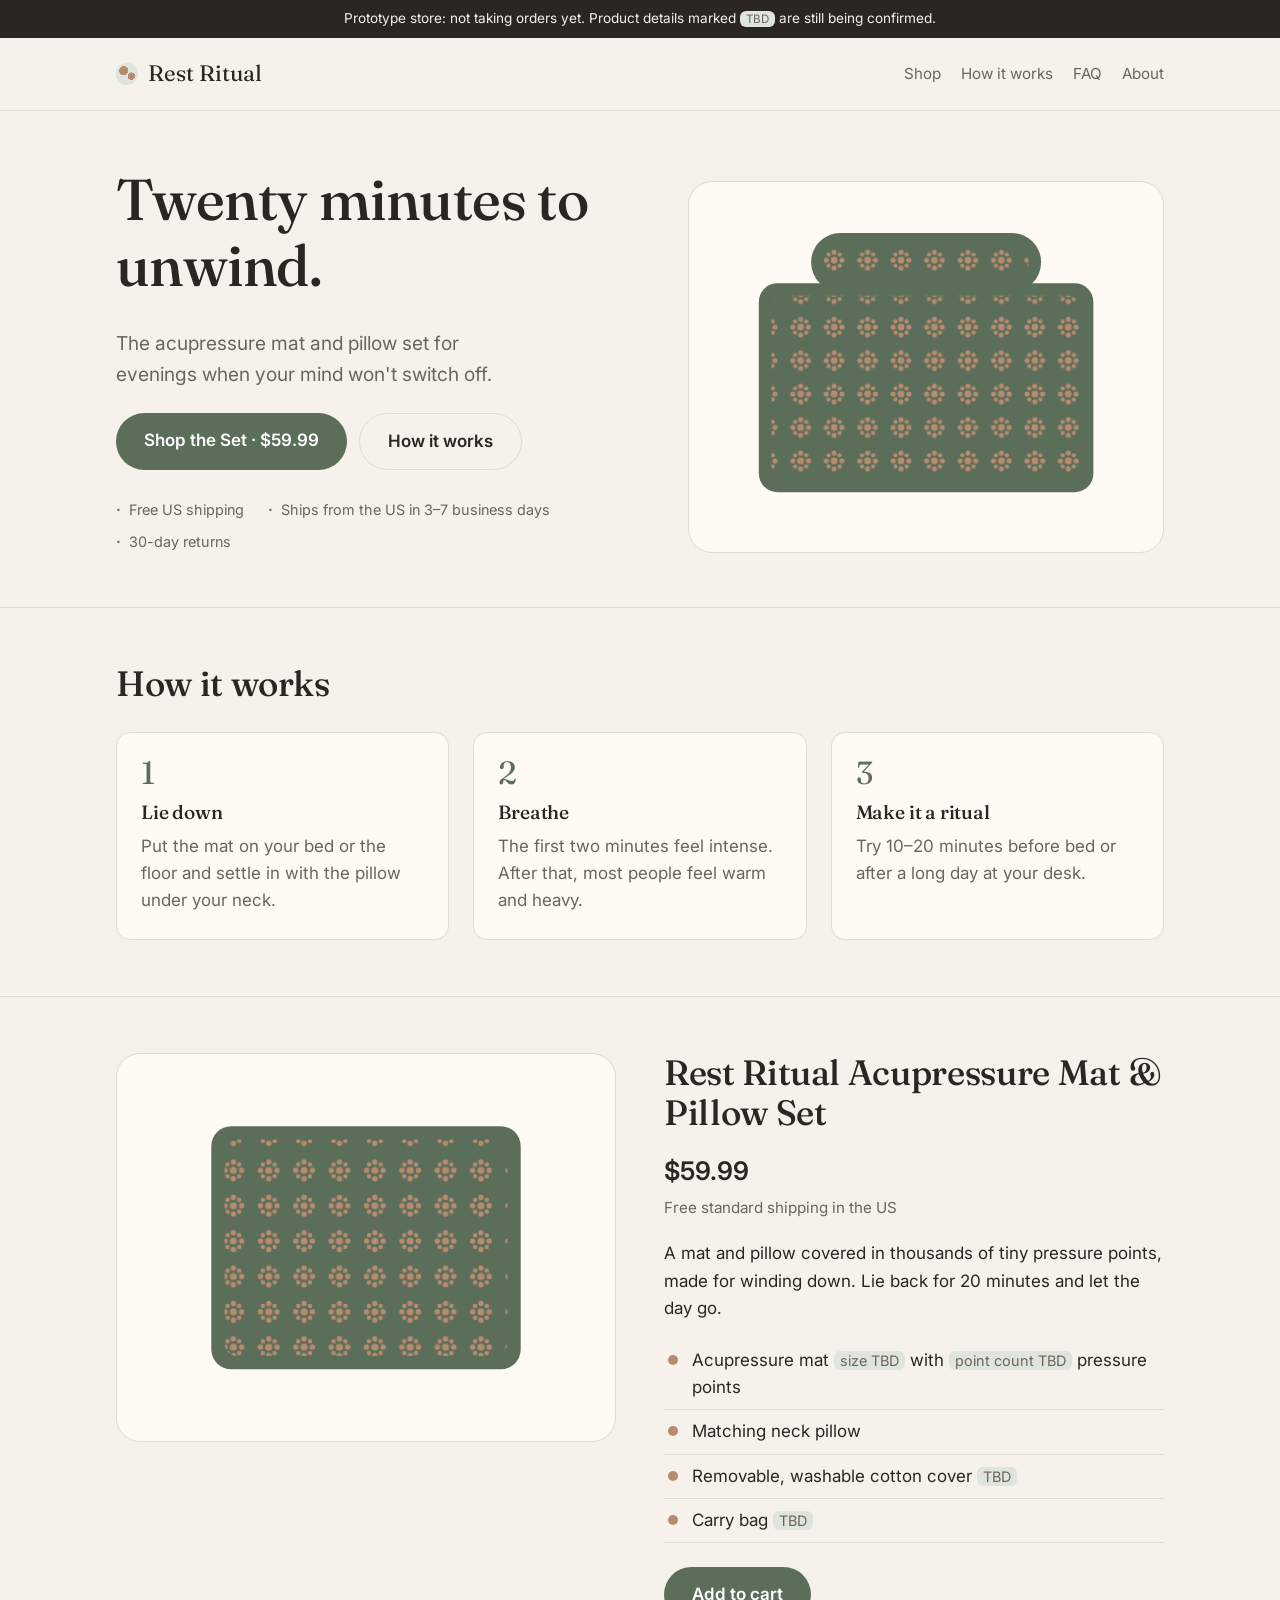
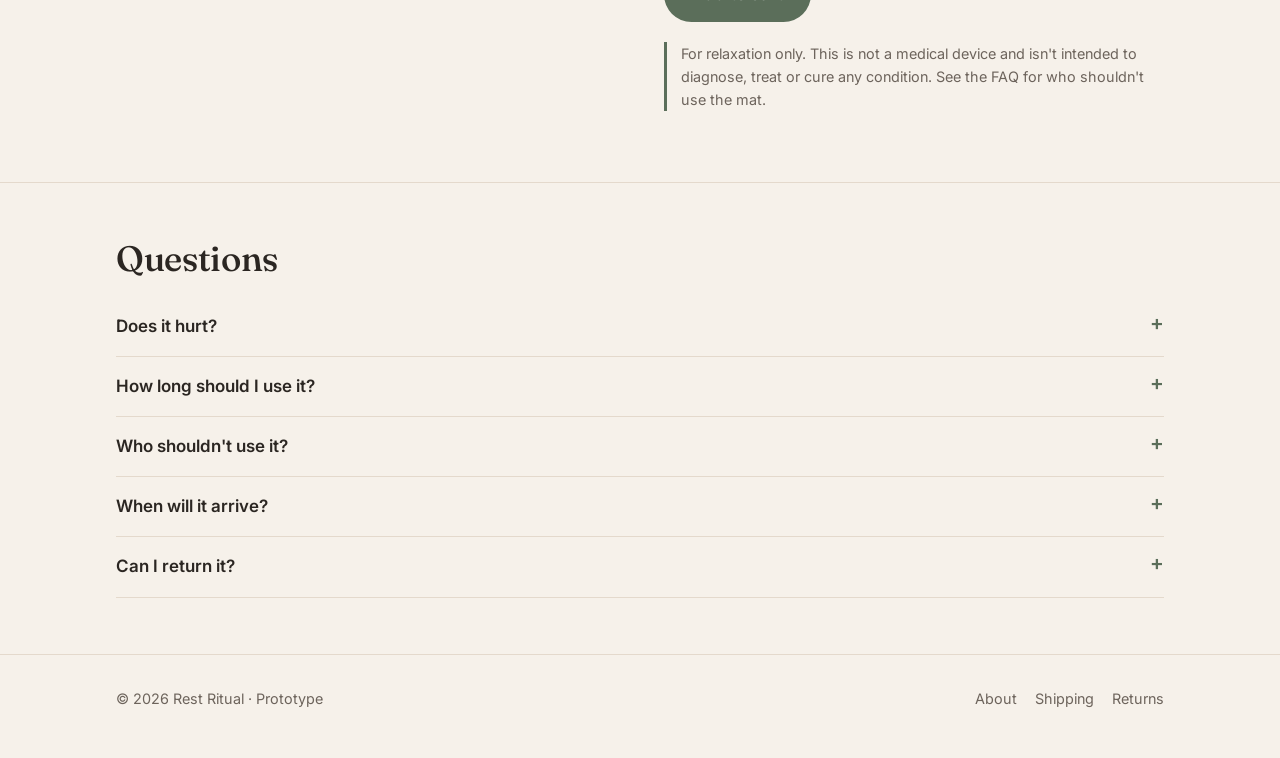
<file: index.html>
<!doctype html>
<html lang="en">
<head>
  <meta charset="utf-8">
  <meta name="viewport" content="width=device-width, initial-scale=1">
  <meta name="robots" content="noindex, nofollow">
  <title>Rest Ritual</title>
  <meta name="description" content="Prototype storefront for Rest Ritual, an acupressure mat and pillow set.">
  <link rel="preconnect" href="https://fonts.googleapis.com">
  <link rel="preconnect" href="https://fonts.gstatic.com" crossorigin>
  <link href="https://fonts.googleapis.com/css2?family=Fraunces:opsz,wght@9..144,500&family=Inter:wght@400;600&display=swap" rel="stylesheet">
  <link rel="stylesheet" href="style.css">
</head>
<body>
  <div class="proto">Prototype store: not taking orders yet. Product details marked <span class="tbd">TBD</span> are still being confirmed.</div>

  <header class="site-header">
    <div class="wrap">
      <a class="logo" href="index.html"><span class="logo-mark" aria-hidden="true"></span>Rest Ritual</a>
      <nav class="nav" aria-label="Main">
        <a href="#product">Shop</a>
        <a href="#how">How it works</a>
        <a href="#faq">FAQ</a>
        <a href="about.html">About</a>
      </nav>
    </div>
  </header>

  <main>
    <section class="hero">
      <div class="wrap">
        <div>
          <h1>Twenty minutes to unwind.</h1>
          <p class="lead">The acupressure mat and pillow set for evenings when your mind won't switch off.</p>
          <div class="cta-row">
            <a class="btn" href="#product">Shop the Set · $59.99</a>
            <a class="btn btn-ghost" href="#how">How it works</a>
          </div>
          <ul class="trust">
            <li>Free US shipping</li>
            <li>Ships from the US in 3–7 business days</li>
            <li>30-day returns</li>
          </ul>
        </div>
        <div class="mat-art" aria-hidden="true">
          <svg viewBox="0 0 400 300" xmlns="http://www.w3.org/2000/svg">
            <defs>
              <pattern id="flowers" width="32" height="32" patternUnits="userSpaceOnUse">
                <g fill="var(--dot)">
                  <circle cx="16" cy="16" r="3.2"/>
                  <circle cx="16" cy="8.5" r="2.4"/><circle cx="16" cy="23.5" r="2.4"/>
                  <circle cx="8.5" cy="16" r="2.4"/><circle cx="23.5" cy="16" r="2.4"/>
                  <circle cx="10.7" cy="10.7" r="2"/><circle cx="21.3" cy="21.3" r="2"/>
                  <circle cx="21.3" cy="10.7" r="2"/><circle cx="10.7" cy="21.3" r="2"/>
                </g>
              </pattern>
            </defs>
            <rect x="40" y="70" width="320" height="200" rx="18" fill="var(--accent)"/>
            <rect x="52" y="82" width="296" height="176" rx="12" fill="url(#flowers)"/>
            <rect x="90" y="22" width="220" height="56" rx="28" fill="var(--accent)"/>
            <rect x="102" y="32" width="196" height="36" rx="18" fill="url(#flowers)"/>
          </svg>
        </div>
      </div>
    </section>

    <section class="block" id="how">
      <div class="wrap">
        <h2>How it works</h2>
        <div class="steps">
          <div class="step">
            <div class="num">1</div>
            <h3>Lie down</h3>
            <p>Put the mat on your bed or the floor and settle in with the pillow under your neck.</p>
          </div>
          <div class="step">
            <div class="num">2</div>
            <h3>Breathe</h3>
            <p>The first two minutes feel intense. After that, most people feel warm and heavy.</p>
          </div>
          <div class="step">
            <div class="num">3</div>
            <h3>Make it a ritual</h3>
            <p>Try 10–20 minutes before bed or after a long day at your desk.</p>
          </div>
        </div>
      </div>
    </section>

    <section class="block" id="product">
      <div class="wrap product">
        <div class="mat-art" aria-hidden="true">
          <svg viewBox="0 0 400 300" xmlns="http://www.w3.org/2000/svg">
            <rect x="60" y="40" width="280" height="220" rx="18" fill="var(--accent)"/>
            <rect x="72" y="52" width="256" height="196" rx="12" fill="url(#flowers)"/>
          </svg>
        </div>
        <div>
          <h2>Rest Ritual Acupressure Mat &amp; Pillow Set</h2>
          <p class="price">$59.99</p>
          <p class="price-note">Free standard shipping in the US</p>
          <p>A mat and pillow covered in thousands of tiny pressure points, made for winding down. Lie back for 20 minutes and let the day go.</p>
          <ul class="checklist">
            <li>Acupressure mat <span class="tbd">size TBD</span> with <span class="tbd">point count TBD</span> pressure points</li>
            <li>Matching neck pillow</li>
            <li>Removable, washable cotton cover <span class="tbd">TBD</span></li>
            <li>Carry bag <span class="tbd">TBD</span></li>
          </ul>
          <button class="btn" type="button" id="buy">Add to cart</button>
          <p class="care">For relaxation only. This is not a medical device and isn't intended to diagnose, treat or cure any condition. See the FAQ for who shouldn't use the mat.</p>
        </div>
      </div>
    </section>

    <section class="block faq" id="faq">
      <div class="wrap">
        <h2>Questions</h2>
        <details>
          <summary>Does it hurt?</summary>
          <p>The first few minutes feel prickly, and that's normal. Start on a thin shirt or a bed, then move to bare skin when you're ready.</p>
        </details>
        <details>
          <summary>How long should I use it?</summary>
          <p>Start with 5–10 minutes and work up to 20.</p>
        </details>
        <details>
          <summary>Who shouldn't use it?</summary>
          <p>Don't use the mat if you're pregnant, have a skin condition, a bleeding disorder or a heart condition, or are diabetic with reduced sensation, unless your doctor says it's OK. If you're unsure, ask your doctor first.</p>
        </details>
        <details>
          <summary>When will it arrive?</summary>
          <p>Orders ship within 1–2 business days and arrive in 3–7 business days after that. See the <a href="shipping.html">shipping policy</a>.</p>
        </details>
        <details>
          <summary>Can I return it?</summary>
          <p>Yes, unused sets can be returned within 30 days of delivery. See the <a href="returns.html">returns policy</a>.</p>
        </details>
      </div>
    </section>
  </main>

  <footer>
    <div class="wrap">
      <span>© 2026 Rest Ritual · Prototype</span>
      <nav aria-label="Footer">
        <a href="about.html">About</a>
        <a href="shipping.html">Shipping</a>
        <a href="returns.html">Returns</a>
      </nav>
    </div>
  </footer>

  <dialog id="proto-dialog">
    <h3>This store is a prototype</h3>
    <p>Rest Ritual isn't taking orders yet. Nothing has been added to a cart and no payment will be collected.</p>
    <form method="dialog"><button class="btn">Got it</button></form>
  </dialog>

  <script>
    document.getElementById("buy").addEventListener("click", function () {
      document.getElementById("proto-dialog").showModal();
    });
  </script>
</body>
</html>
</file>
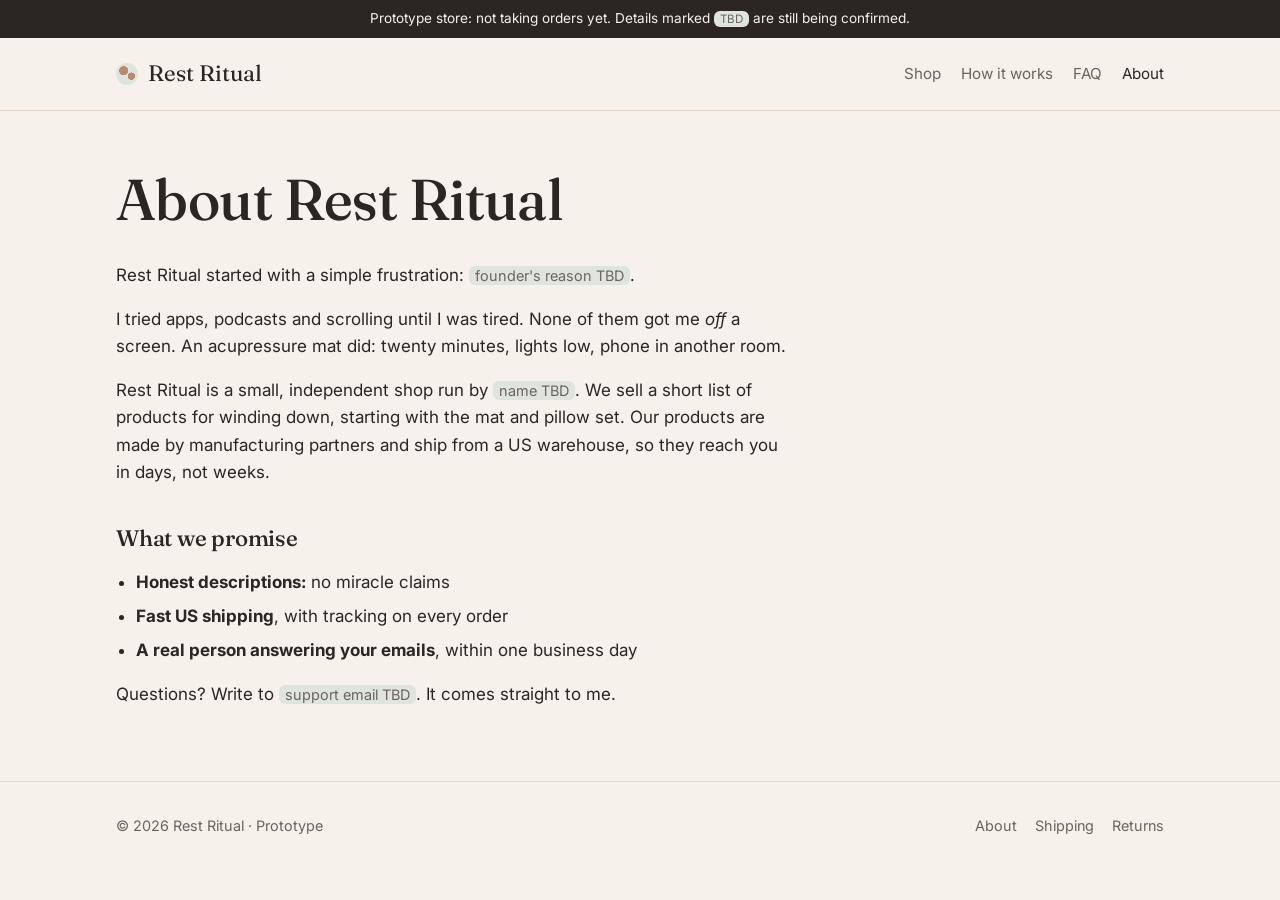
<file: about.html>
<!doctype html>
<html lang="en">
<head>
  <meta charset="utf-8">
  <meta name="viewport" content="width=device-width, initial-scale=1">
  <meta name="robots" content="noindex, nofollow">
  <title>About · Rest Ritual</title>
  <link rel="preconnect" href="https://fonts.googleapis.com">
  <link rel="preconnect" href="https://fonts.gstatic.com" crossorigin>
  <link href="https://fonts.googleapis.com/css2?family=Fraunces:opsz,wght@9..144,500&family=Inter:wght@400;600&display=swap" rel="stylesheet">
  <link rel="stylesheet" href="style.css">
</head>
<body>
  <div class="proto">Prototype store: not taking orders yet. Details marked <span class="tbd">TBD</span> are still being confirmed.</div>

  <header class="site-header">
    <div class="wrap">
      <a class="logo" href="index.html"><span class="logo-mark" aria-hidden="true"></span>Rest Ritual</a>
      <nav class="nav" aria-label="Main">
        <a href="index.html#product">Shop</a>
        <a href="index.html#how">How it works</a>
        <a href="index.html#faq">FAQ</a>
        <a href="about.html" aria-current="page">About</a>
      </nav>
    </div>
  </header>

  <main class="wrap">
    <article class="prose">
      <h1>About Rest Ritual</h1>
      <p>Rest Ritual started with a simple frustration: <span class="tbd">founder's reason TBD</span>.</p>
      <p>I tried apps, podcasts and scrolling until I was tired. None of them got me <em>off</em> a screen. An acupressure mat did: twenty minutes, lights low, phone in another room.</p>
      <p>Rest Ritual is a small, independent shop run by <span class="tbd">name TBD</span>. We sell a short list of products for winding down, starting with the mat and pillow set. Our products are made by manufacturing partners and ship from a US warehouse, so they reach you in days, not weeks.</p>
      <h2>What we promise</h2>
      <ul>
        <li><strong>Honest descriptions:</strong> no miracle claims</li>
        <li><strong>Fast US shipping</strong>, with tracking on every order</li>
        <li><strong>A real person answering your emails</strong>, within one business day</li>
      </ul>
      <p>Questions? Write to <span class="tbd">support email TBD</span>. It comes straight to me.</p>
    </article>
  </main>

  <footer>
    <div class="wrap">
      <span>© 2026 Rest Ritual · Prototype</span>
      <nav aria-label="Footer">
        <a href="about.html">About</a>
        <a href="shipping.html">Shipping</a>
        <a href="returns.html">Returns</a>
      </nav>
    </div>
  </footer>
</body>
</html>
</file>
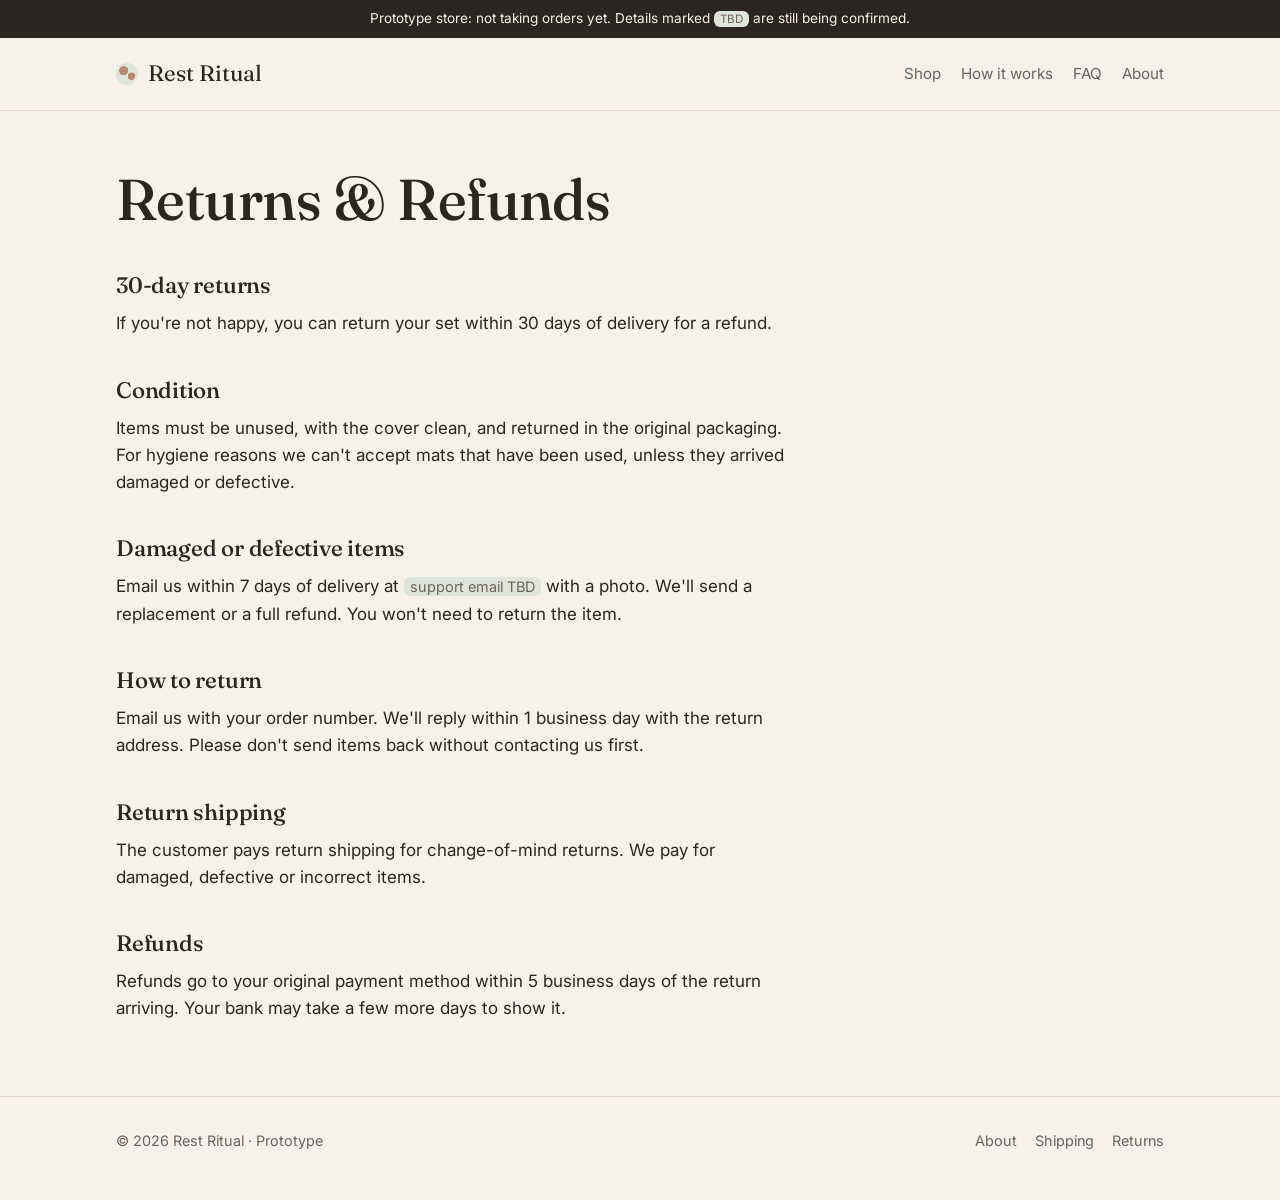
<file: returns.html>
<!doctype html>
<html lang="en">
<head>
  <meta charset="utf-8">
  <meta name="viewport" content="width=device-width, initial-scale=1">
  <meta name="robots" content="noindex, nofollow">
  <title>Returns &amp; Refunds · Rest Ritual</title>
  <link rel="preconnect" href="https://fonts.googleapis.com">
  <link rel="preconnect" href="https://fonts.gstatic.com" crossorigin>
  <link href="https://fonts.googleapis.com/css2?family=Fraunces:opsz,wght@9..144,500&family=Inter:wght@400;600&display=swap" rel="stylesheet">
  <link rel="stylesheet" href="style.css">
</head>
<body>
  <div class="proto">Prototype store: not taking orders yet. Details marked <span class="tbd">TBD</span> are still being confirmed.</div>

  <header class="site-header">
    <div class="wrap">
      <a class="logo" href="index.html"><span class="logo-mark" aria-hidden="true"></span>Rest Ritual</a>
      <nav class="nav" aria-label="Main">
        <a href="index.html#product">Shop</a>
        <a href="index.html#how">How it works</a>
        <a href="index.html#faq">FAQ</a>
        <a href="about.html">About</a>
      </nav>
    </div>
  </header>

  <main class="wrap">
    <article class="prose">
      <h1>Returns &amp; Refunds</h1>
      <h2>30-day returns</h2>
      <p>If you're not happy, you can return your set within 30 days of delivery for a refund.</p>
      <h2>Condition</h2>
      <p>Items must be unused, with the cover clean, and returned in the original packaging. For hygiene reasons we can't accept mats that have been used, unless they arrived damaged or defective.</p>
      <h2>Damaged or defective items</h2>
      <p>Email us within 7 days of delivery at <span class="tbd">support email TBD</span> with a photo. We'll send a replacement or a full refund. You won't need to return the item.</p>
      <h2>How to return</h2>
      <p>Email us with your order number. We'll reply within 1 business day with the return address. Please don't send items back without contacting us first.</p>
      <h2>Return shipping</h2>
      <p>The customer pays return shipping for change-of-mind returns. We pay for damaged, defective or incorrect items.</p>
      <h2>Refunds</h2>
      <p>Refunds go to your original payment method within 5 business days of the return arriving. Your bank may take a few more days to show it.</p>
    </article>
  </main>

  <footer>
    <div class="wrap">
      <span>© 2026 Rest Ritual · Prototype</span>
      <nav aria-label="Footer">
        <a href="about.html">About</a>
        <a href="shipping.html">Shipping</a>
        <a href="returns.html">Returns</a>
      </nav>
    </div>
  </footer>
</body>
</html>
</file>
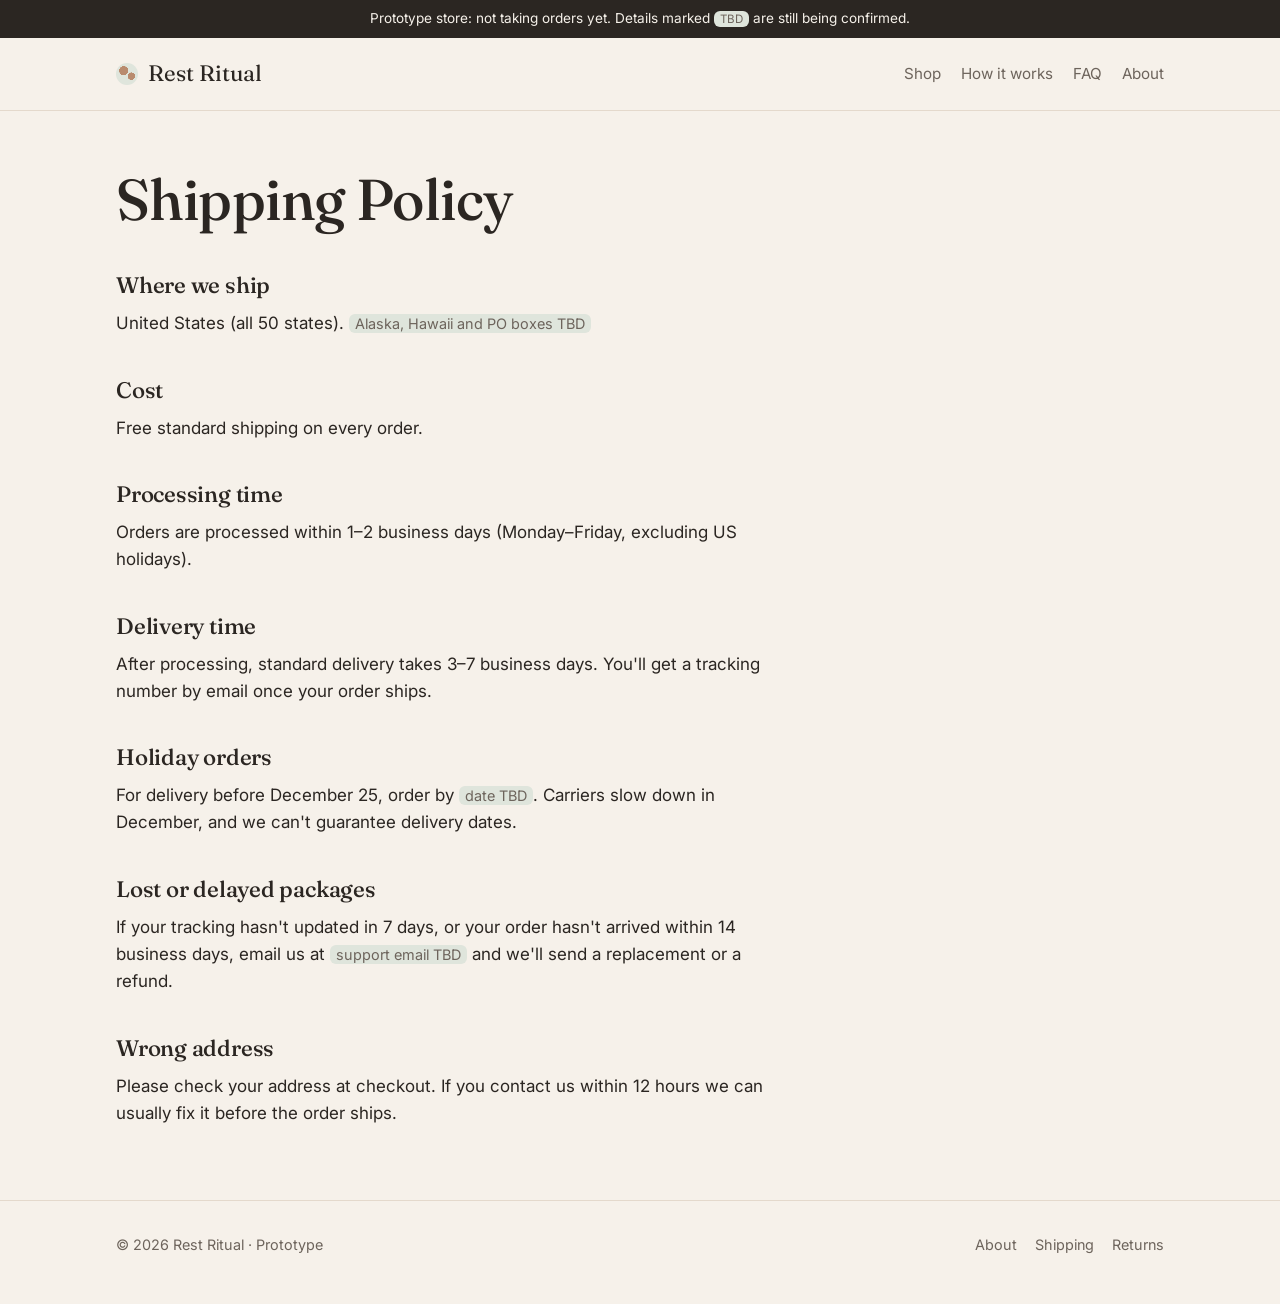
<file: shipping.html>
<!doctype html>
<html lang="en">
<head>
  <meta charset="utf-8">
  <meta name="viewport" content="width=device-width, initial-scale=1">
  <meta name="robots" content="noindex, nofollow">
  <title>Shipping Policy · Rest Ritual</title>
  <link rel="preconnect" href="https://fonts.googleapis.com">
  <link rel="preconnect" href="https://fonts.gstatic.com" crossorigin>
  <link href="https://fonts.googleapis.com/css2?family=Fraunces:opsz,wght@9..144,500&family=Inter:wght@400;600&display=swap" rel="stylesheet">
  <link rel="stylesheet" href="style.css">
</head>
<body>
  <div class="proto">Prototype store: not taking orders yet. Details marked <span class="tbd">TBD</span> are still being confirmed.</div>

  <header class="site-header">
    <div class="wrap">
      <a class="logo" href="index.html"><span class="logo-mark" aria-hidden="true"></span>Rest Ritual</a>
      <nav class="nav" aria-label="Main">
        <a href="index.html#product">Shop</a>
        <a href="index.html#how">How it works</a>
        <a href="index.html#faq">FAQ</a>
        <a href="about.html">About</a>
      </nav>
    </div>
  </header>

  <main class="wrap">
    <article class="prose">
      <h1>Shipping Policy</h1>
      <h2>Where we ship</h2>
      <p>United States (all 50 states). <span class="tbd">Alaska, Hawaii and PO boxes TBD</span></p>
      <h2>Cost</h2>
      <p>Free standard shipping on every order.</p>
      <h2>Processing time</h2>
      <p>Orders are processed within 1–2 business days (Monday–Friday, excluding US holidays).</p>
      <h2>Delivery time</h2>
      <p>After processing, standard delivery takes 3–7 business days. You'll get a tracking number by email once your order ships.</p>
      <h2>Holiday orders</h2>
      <p>For delivery before December 25, order by <span class="tbd">date TBD</span>. Carriers slow down in December, and we can't guarantee delivery dates.</p>
      <h2>Lost or delayed packages</h2>
      <p>If your tracking hasn't updated in 7 days, or your order hasn't arrived within 14 business days, email us at <span class="tbd">support email TBD</span> and we'll send a replacement or a refund.</p>
      <h2>Wrong address</h2>
      <p>Please check your address at checkout. If you contact us within 12 hours we can usually fix it before the order ships.</p>
    </article>
  </main>

  <footer>
    <div class="wrap">
      <span>© 2026 Rest Ritual · Prototype</span>
      <nav aria-label="Footer">
        <a href="about.html">About</a>
        <a href="shipping.html">Shipping</a>
        <a href="returns.html">Returns</a>
      </nav>
    </div>
  </footer>
</body>
</html>
</file>
<file: style.css>
:root {
  --bg: #f6f1ea;
  --surface: #fffaf4;
  --ink: #2b2622;
  --muted: #6d645c;
  --line: #e4d9cc;
  --accent: #5b6e5a;
  --accent-ink: #ffffff;
  --accent-soft: #dfe5dc;
  --warn-bg: #2b2622;
  --warn-ink: #f6f1ea;
  --dot: #b98b6e;
  --radius: 14px;
  --max: 1080px;
  font-family: "Inter", system-ui, -apple-system, "Segoe UI", sans-serif;
}

@media (prefers-color-scheme: dark) {
  :root {
    --bg: #1b1917;
    --surface: #24211e;
    --ink: #eee7de;
    --muted: #a99f94;
    --line: #3a3530;
    --accent: #9cb39a;
    --accent-ink: #1b1917;
    --accent-soft: #2f362e;
    --warn-bg: #eee7de;
    --warn-ink: #1b1917;
    --dot: #c99c80;
  }
}

* { box-sizing: border-box; }

html, body { margin: 0; }

body {
  background: var(--bg);
  color: var(--ink);
  line-height: 1.6;
  font-size: 17px;
}

img, svg { max-width: 100%; display: block; }

a { color: inherit; }

h1, h2, h3 {
  font-family: "Fraunces", Georgia, serif;
  font-weight: 500;
  line-height: 1.15;
  letter-spacing: -0.01em;
  margin: 0 0 0.5em;
}

h1 { font-size: clamp(2.2rem, 6vw, 3.6rem); }
h2 { font-size: clamp(1.6rem, 4vw, 2.2rem); }
h3 { font-size: 1.2rem; }

p { margin: 0 0 1em; }

.wrap {
  max-width: var(--max);
  margin: 0 auto;
  padding: 0 16px;
}

/* Prototype banner */
.proto {
  background: var(--warn-bg);
  color: var(--warn-ink);
  font-size: 0.85rem;
  text-align: center;
  padding: 8px 16px;
}

/* Header */
.site-header {
  border-bottom: 1px solid var(--line);
  background: var(--bg);
}
.site-header .wrap {
  display: flex;
  align-items: center;
  justify-content: space-between;
  gap: 16px;
  padding-top: 18px;
  padding-bottom: 18px;
  flex-wrap: wrap;
}
.logo {
  font-family: "Fraunces", Georgia, serif;
  font-size: 1.4rem;
  text-decoration: none;
  display: flex;
  align-items: center;
  gap: 10px;
}
.logo-mark {
  width: 22px; height: 22px; border-radius: 50%;
  background: radial-gradient(circle at 35% 35%, var(--dot) 0 22%, transparent 23%),
              radial-gradient(circle at 70% 60%, var(--dot) 0 18%, transparent 19%),
              var(--accent-soft);
}
.nav { display: flex; gap: 20px; flex-wrap: wrap; font-size: 0.95rem; }
.nav a { text-decoration: none; color: var(--muted); }
.nav a:hover, .nav a[aria-current="page"] { color: var(--ink); }

/* Buttons */
.btn {
  display: inline-block;
  background: var(--accent);
  color: var(--accent-ink);
  border: 0;
  border-radius: 999px;
  padding: 14px 28px;
  font: inherit;
  font-weight: 600;
  text-decoration: none;
  cursor: pointer;
}
.btn:hover { filter: brightness(1.06); }
.btn-ghost {
  background: transparent;
  color: var(--ink);
  border: 1px solid var(--line);
}

/* Hero */
.hero { padding: 56px 0 40px; }
.hero .wrap {
  display: grid;
  grid-template-columns: 1.1fr 1fr;
  gap: 48px;
  align-items: center;
}
.hero p.lead { font-size: 1.2rem; color: var(--muted); max-width: 32ch; }
.hero .cta-row { display: flex; gap: 12px; flex-wrap: wrap; margin-top: 24px; }

.trust {
  display: flex;
  flex-wrap: wrap;
  gap: 8px 24px;
  margin-top: 28px;
  font-size: 0.9rem;
  color: var(--muted);
  padding: 0;
  list-style: none;
}
.trust li::before { content: "·"; margin-right: 8px; color: var(--accent); font-weight: 700; }

/* Mat illustration */
.mat-art {
  background: var(--surface);
  border: 1px solid var(--line);
  border-radius: 24px;
  padding: 28px;
  aspect-ratio: 4 / 3;
  display: flex;
  align-items: center;
  justify-content: center;
}
.mat-art svg { width: 100%; height: auto; }

/* Sections */
section.block { padding: 56px 0; border-top: 1px solid var(--line); }

.steps {
  display: grid;
  grid-template-columns: repeat(3, 1fr);
  gap: 24px;
  margin-top: 28px;
}
.step {
  background: var(--surface);
  border: 1px solid var(--line);
  border-radius: var(--radius);
  padding: 24px;
}
.step .num {
  font-family: "Fraunces", Georgia, serif;
  font-size: 2rem;
  color: var(--accent);
  line-height: 1;
  margin-bottom: 12px;
}
.step p { color: var(--muted); margin: 0; }

/* Product */
.product {
  display: grid;
  grid-template-columns: 1fr 1fr;
  gap: 48px;
  align-items: start;
}
.price { font-size: 1.6rem; font-weight: 600; margin: 4px 0 4px; }
.price-note { color: var(--muted); font-size: 0.95rem; margin-bottom: 20px; }
.checklist { padding: 0; list-style: none; margin: 0 0 24px; }
.checklist li { padding: 8px 0 8px 28px; position: relative; border-bottom: 1px solid var(--line); }
.checklist li::before {
  content: ""; position: absolute; left: 4px; top: 16px;
  width: 10px; height: 10px; border-radius: 50%; background: var(--dot);
}

.tbd {
  background: var(--accent-soft);
  border-radius: 6px;
  padding: 1px 6px;
  font-size: 0.85em;
  color: var(--muted);
  white-space: nowrap;
}

.care {
  font-size: 0.9rem;
  color: var(--muted);
  border-left: 3px solid var(--accent);
  padding-left: 14px;
  margin-top: 20px;
}

/* FAQ */
.faq details {
  border-bottom: 1px solid var(--line);
  padding: 16px 0;
}
.faq summary {
  cursor: pointer;
  font-weight: 600;
  list-style: none;
  display: flex;
  justify-content: space-between;
  gap: 16px;
}
.faq summary::-webkit-details-marker { display: none; }
.faq summary::after { content: "+"; color: var(--accent); font-size: 1.3rem; line-height: 1; }
.faq details[open] summary::after { content: "−"; }
.faq details p { margin: 12px 0 0; color: var(--muted); }

/* Prose pages */
.prose { max-width: 680px; padding: 56px 0; }
.prose h2 { font-size: 1.4rem; margin-top: 1.8em; }
.prose ul { padding-left: 1.2em; }
.prose li { margin-bottom: 0.4em; }

/* Footer */
footer {
  border-top: 1px solid var(--line);
  padding: 32px 0 48px;
  color: var(--muted);
  font-size: 0.9rem;
}
footer .wrap { display: flex; justify-content: space-between; gap: 16px; flex-wrap: wrap; }
footer nav { display: flex; gap: 18px; flex-wrap: wrap; }
footer a { text-decoration: none; }
footer a:hover { color: var(--ink); }

/* Prototype dialog */
dialog {
  border: 1px solid var(--line);
  border-radius: var(--radius);
  background: var(--surface);
  color: var(--ink);
  max-width: 420px;
  width: calc(100% - 32px);
  padding: 28px;
}
dialog::backdrop { background: rgb(0 0 0 / 0.45); }
dialog p { color: var(--muted); }

@media (max-width: 760px) {
  .hero .wrap, .product { grid-template-columns: 1fr; gap: 32px; }
  .steps { grid-template-columns: 1fr; }
  .hero { padding-top: 36px; }
  .mat-art { order: -1; }
}
</file>
